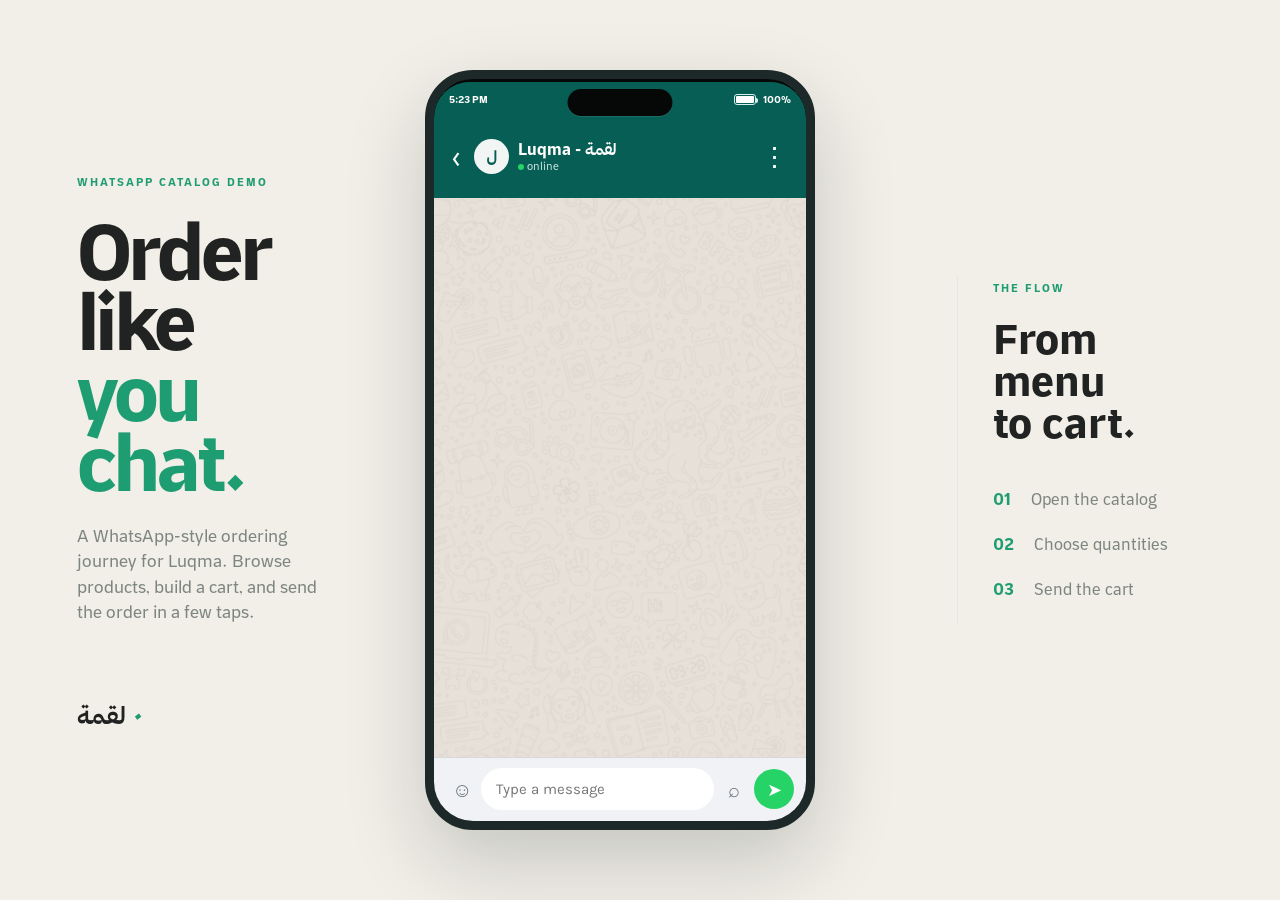
<file: luqma-demo/index.html>
<!doctype html>
<html lang="en" dir="ltr"><head><meta charset="UTF-8"><meta name="viewport" content="width=device-width,initial-scale=1"><title>Luqma WhatsApp Demo</title><link rel="preconnect" href="https://fonts.googleapis.com"><link href="https://fonts.googleapis.com/css2?family=Karla:wght@400;600;700;800&display=swap" rel="stylesheet"><link rel="stylesheet" href="styles.css"></head><body>
<style>.conversation{background-color:#efeae2;background-image:linear-gradient(#efeae244,#efeae244),url('assets/chat-background.png');background-size:cover,420px auto;background-repeat:repeat,repeat;background-position:center,center}.device-status{display:flex;align-items:center;gap:7px}.network-icon,.wifi-icon{font-style:normal;font-size:14px}.battery{width:22px;height:11px;border:1px solid #d7efea;border-radius:3px;padding:1px;display:inline-block;position:relative}.battery:after{content:'';position:absolute;right:-3px;top:3px;width:2px;height:5px;background:#d7efea;border-radius:0 2px 2px 0}.battery i{display:block;height:100%;width:0;background:#d7efea;border-radius:1px;transition:width .3s}.battery i.charging{background:#52d273}</style><main class="stage"><section class="pitch"><span>WHATSAPP CATALOG DEMO</span><h1>Order like<br><b>you chat.</b></h1><p>A WhatsApp-style ordering journey for Luqma. Browse products, build a cart, and send the order in a few taps.</p><div class="brand">لقمة <i>•</i></div></section>
<section class="phone"><header><div class="status-bar"><span id="deviceTime">--:--</span><span class="device-status"><span class="battery"><i id="batteryLevel"></i></span><span id="batteryText">--%</span></span></div><div class="chat-header"><button id="back" class="back-button">‹</button><div class="contact"><div class="avatar">ل</div><div><b>Luqma - لقمة</b><small><i></i> online</small></div></div><div class="header-actions"><button id="resetChat" aria-label="Restart conversation" title="Restart conversation">⋮</button></div></div></header><div id="conversation" class="conversation"></div><div id="screen" class="screen"></div></section>
<aside class="steps"><span>THE FLOW</span><h2>From menu<br>to cart.</h2><p><b>01</b> Open the catalog</p><p><b>02</b> Choose quantities</p><p><b>03</b> Send the cart</p></aside></main><div id="toast"></div><script src="app.js"></script><style>.phone{position:relative;width:430px;height:820px;border:9px solid #1d2928;border-radius:48px;box-shadow:0 32px 80px #132c2433;background:#050807;padding-top:3px}.phone:before{content:'';position:absolute;z-index:8;top:10px;left:50%;width:105px;height:27px;transform:translateX(-50%);border-radius:18px;background:#050807;box-shadow:0 1px 0 #ffffff18}.phone header{height:116px!important;display:block!important;padding:0!important;border-radius:36px 36px 0 0;overflow:hidden}.phone .status-bar{height:34px!important;padding:0 15px;display:flex;align-items:center;background:#fff;color:#151515;font-weight:700}.phone .network-icon,.phone .wifi-icon{display:none!important}.phone .chat-header{height:82px!important;display:flex;align-items:center;padding:10px 12px 12px}.phone .chat-header .contact{min-width:0}.phone .chat-header .contact b{white-space:nowrap;font-size:16px}.phone .header-actions{gap:0}.conversation{padding:22px 14px}.screen{padding:10px 12px}.pitch h1{font-size:78px}.stage{grid-template-columns:1fr 430px 1fr;gap:8vw}@media(max-width:900px){.stage{grid-template-columns:1fr 430px}}@media(max-width:450px){.stage{padding:8px}.phone{width:100%;height:calc(100vh - 16px);border-width:6px;border-radius:38px}.phone:before{top:8px;width:90px;height:22px}}</style></body></html>
</file>
<file: luqma-demo/styles.css>
:root{--ink:#202322;--muted:#7d8581;--green:#1f9d72;--line:#e7e8e4}*{box-sizing:border-box}body{margin:0;background:#f2eee8;color:var(--ink);font-family:Karla,Arial,sans-serif}.stage{min-height:100vh;display:grid;grid-template-columns:1fr 390px 1fr;gap:7vw;align-items:center;max-width:1280px;margin:auto;padding:50px 6vw}.pitch{max-width:340px}.pitch>span,.steps>span{color:var(--green);font-weight:800;letter-spacing:2px;font-size:11px}.pitch h1{font-size:70px;line-height:.9;letter-spacing:-4px;margin:26px 0}.pitch h1 b{color:var(--green)}.pitch p{color:var(--muted);font-size:17px;line-height:1.5}.brand{margin-top:75px;font-size:24px;font-weight:800}.brand i{color:var(--green)}.phone{height:720px;border:8px solid #242725;border-radius:35px;overflow:hidden;background:#fdfdfc;box-shadow:0 25px 55px #463a2e25;display:flex;flex-direction:column}.phone header{height:70px;background:#fff;border-bottom:1px solid var(--line);display:flex;align-items:center;padding:12px 15px;gap:12px}.phone header button{border:0;background:none;font-size:30px;cursor:pointer}.phone header>strong{margin-left:auto;font-size:23px;color:var(--muted)}.contact{display:flex;align-items:center;gap:9px}.avatar{width:38px;height:38px;border-radius:50%;background:#e6c99d;display:grid;place-items:center;font-weight:800}.contact b,.contact small{display:block}.contact small{font-size:11px;color:var(--muted)}.contact i{display:inline-block;width:6px;height:6px;background:#38ad68;border-radius:50%}.conversation{flex:1;overflow:auto;padding:15px;background:#e9f3ed;background-image:radial-gradient(#cce7d955 1px,transparent 1px);background-size:18px 18px}.bubble{max-width:86%;background:#fff;border-radius:4px 14px 14px 14px;padding:12px 14px;margin:8px 0;line-height:1.45;box-shadow:0 2px 5px #23362b10}.bubble.outgoing{margin-left:auto;background:#d8f7e4;border-radius:14px 4px 14px 14px}.bubble small{display:block;text-align:right;color:#9aa49e;font-size:9px;margin-top:6px}.screen{background:#fff;border-top:1px solid var(--line);padding:12px;max-height:430px;overflow:auto}.composer{display:flex;gap:8px}.composer input{min-width:0;flex:1;border:1px solid #dfe5e0;border-radius:22px;padding:12px 15px;font:15px Karla;outline:none}.composer input:focus{border-color:var(--green)}.composer button,.address-form button{border:0;background:var(--green);color:#fff;width:44px;border-radius:50%;font-size:18px;cursor:pointer}.catalog-card{border:1px solid var(--line);border-radius:12px;overflow:hidden;background:#fff}.catalog-card img{width:100%;height:115px;object-fit:cover}.catalog-card div{padding:10px 12px}.catalog-card b,.catalog-card small{display:block}.catalog-card small{color:var(--muted);margin-top:3px}.catalog-card p{color:#4f5753}.catalog-card button,.link-button{width:100%;border:0;background:#fff;color:var(--green);border-top:1px solid var(--line);padding:13px;font:700 14px Karla;cursor:pointer}.panel-title,.cart-total{display:flex;justify-content:space-between;align-items:center;padding:4px 2px 10px}.panel-title span{color:var(--muted);font-size:12px}.product-list{display:grid;gap:2px}.product{display:grid;grid-template-columns:60px 1fr auto;gap:10px;align-items:center;padding:9px 0;border-bottom:1px solid var(--line)}.product img,.cart-row img{width:60px;height:60px;border-radius:8px;object-fit:cover}.product b,.product small,.cart-row b,.cart-row small{display:block}.product small,.cart-row small{color:var(--muted);margin-top:4px}.qty{display:flex;align-items:center;gap:7px}.qty button{border:0;background:#f3f5f3;width:28px;height:28px;border-radius:7px;font-size:20px;cursor:pointer}.cart-button{width:100%;border:0;background:var(--green);color:#fff;border-radius:8px;padding:13px;margin-top:10px;font:700 15px Karla;cursor:pointer}.cart-row{display:grid;grid-template-columns:55px 1fr auto auto;gap:8px;align-items:center;padding:10px 0;border-bottom:1px solid var(--line)}.cart-row img{width:55px;height:55px}.cart-total{font-size:18px;padding:18px 0}.address-form textarea{width:100%;height:75px;border:1px solid var(--line);border-radius:8px;padding:10px;font:14px Karla;margin-bottom:8px;resize:none}.address-form button{width:100%;border-radius:8px;padding:12px;font:700 15px Karla}.steps{border-left:1px solid var(--line);padding-left:35px}.steps h2{font-size:42px;line-height:1;margin:22px 0 45px}.steps p{margin:25px 0;color:var(--muted)}.steps p b{color:var(--green);margin-right:16px}@media(max-width:900px){.stage{grid-template-columns:1fr 390px;justify-content:center}.pitch,.steps{display:none}}@media(max-width:450px){.stage{padding:10px}.phone{width:100%;height:calc(100vh - 20px);border-width:5px;border-radius:25px}}
.phone header{height:86px;display:block;padding:0;background:#075e54}.status-bar{height:24px;display:flex;align-items:center;justify-content:space-between;padding:0 12px;font-size:10px;font-weight:700;color:#d7efea}.chat-header{height:62px;display:flex;align-items:center;padding:8px 10px;gap:7px}.back-button{font-size:31px!important;line-height:1}.header-actions{margin-left:auto;display:flex;align-items:center;gap:2px}.header-actions button{font-size:21px!important;color:#fff!important;padding:4px 6px}.header-actions button:last-child{font-size:27px!important}.chat-header .contact{color:#fff}.chat-header .contact small{color:#c4e1db}.chat-header .avatar{width:35px;height:35px;background:#f1f5f3;color:#075e54}
.checkout-form{display:grid;gap:8px}.checkout-form input,.checkout-form select{width:100%;height:42px;border:1px solid #dfe5e0;border-radius:8px;background:#fff;padding:0 12px;font:14px Karla}.checkout-form button{border:0;background:#008069;color:#fff;border-radius:8px;padding:12px;font:700 14px Karla;cursor:pointer}
.language-options{display:flex;gap:8px;margin-top:12px}.language-options button{flex:1;border:1px solid #d8e1dc;background:#fff;color:#008069;border-radius:7px;padding:9px;font:600 13px Karla;cursor:pointer}.language-options button:hover{background:#e8f5ef}
.phone{border-color:#202c2b;box-shadow:0 28px 70px #172a2430}.phone header{background:#075e54;color:#fff;border:0;height:68px}.phone header button,.phone header>strong{color:#fff}.avatar{background:#d9b47b;color:#29322e}.contact small{color:#d5ebe5}.contact i{background:#25d366}.conversation{padding:18px 12px;background-color:#efe7dd;background-image:radial-gradient(#d6c9ba55 1px,transparent 1px),linear-gradient(135deg,#efe7dd,#e7ded3);background-size:22px 22px,100% 100%}.bubble{position:relative;border-radius:8px 8px 8px 0;padding:9px 10px 6px;box-shadow:0 1px 1px #0002;font-size:14px}.bubble.outgoing{border-radius:8px 8px 0;background:#d9fdd3}.bubble small{font-size:10px;color:#86928e}.screen{background:#f0f2f5;padding:8px;border-top:1px solid #d7d9da}.composer{align-items:center;background:#f0f2f5;gap:5px}.composer input{background:#fff;border:0;height:42px}.composer .emoji,.composer .clip{width:30px;background:transparent;color:#68747a;font-size:20px}.composer .send{width:40px;height:40px;background:#25d366}.catalog-card{border-color:#e2e2e2;border-radius:8px}.catalog-card button,.link-button{color:#008069}.cart-button{background:#008069;border-radius:22px}.product,.cart-row{background:#fff;padding:9px 5px}.product:first-child{border-radius:8px 8px 0 0}.product:last-child{border-radius:0 0 8px 8px}.panel-title{padding:7px 5px;font-size:16px}.panel-title span{font-size:11px}.qty button{background:#f0f2f5;border-radius:50%}
</file>
